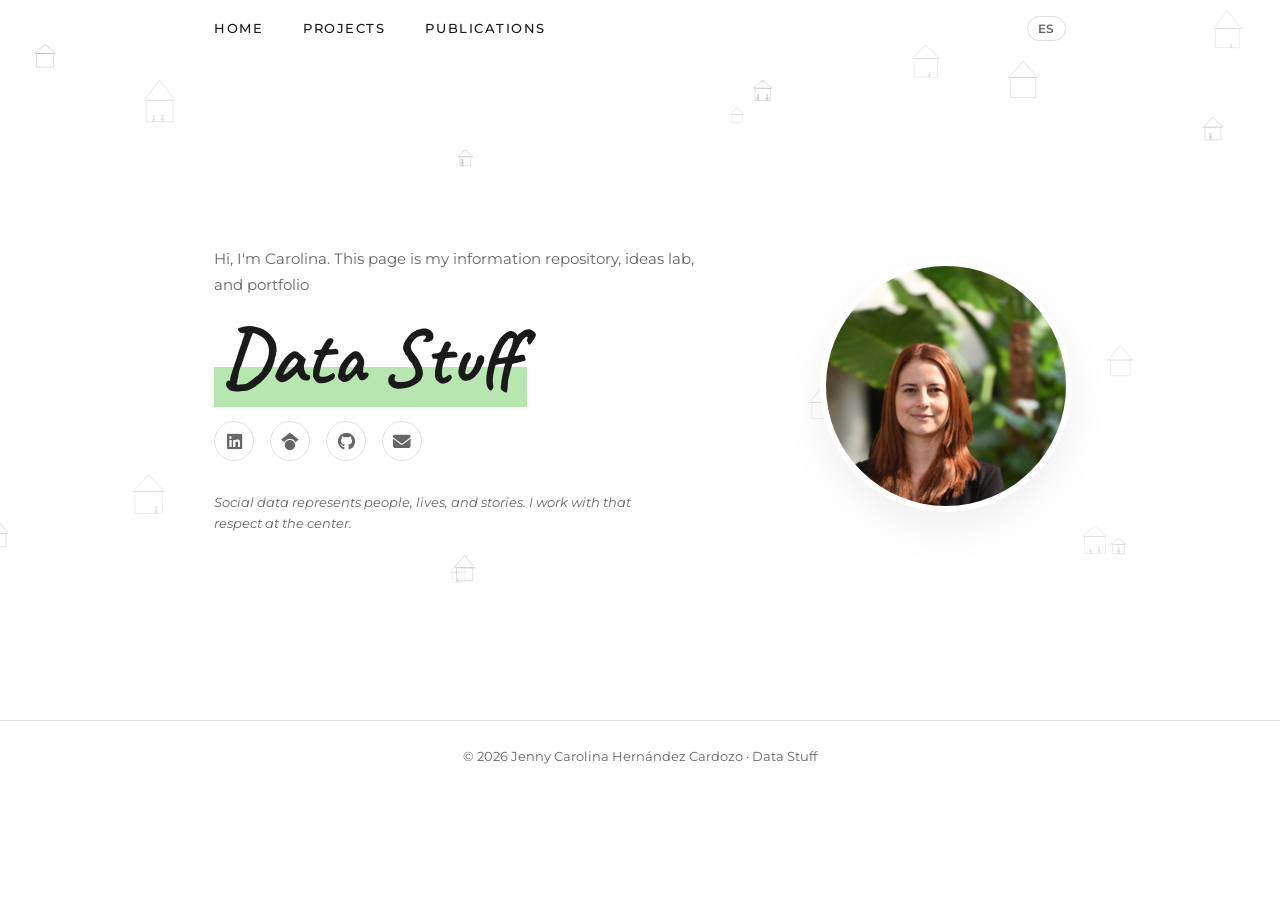
<file: index.html>
<!DOCTYPE html>
<html lang="en">
<head>
    <meta charset="UTF-8">
    <meta name="viewport" content="width=device-width, initial-scale=1.0">
    <title data-i18n-attr="page-title">Jenny Carolina Hernández Cardozo | Economista y demógrafa · Análisis de datos sociales en Colombia</title>
    <meta name="description" content="Jenny Carolina Hernández Cardozo — economista y demógrafa especializada en análisis de datos sociales, evaluación de políticas públicas y visualización de datos en Colombia." data-i18n-meta="meta-description">
    <meta name="keywords" content="Jenny Carolina Hernández Cardozo, Carolina Hernández economista, análisis de datos Colombia, datos sociales, evaluación de políticas públicas, demografía Colombia, visualización de datos">
    <link rel="canonical" href="https://carolinahernandez2019.github.io/">
    <meta property="og:title" content="Jenny Carolina Hernández Cardozo | Economista y demógrafa">
    <meta property="og:description" content="Economista y demógrafa especializada en análisis de datos sociales, evaluación de políticas públicas y visualización de datos en Colombia.">
    <meta property="og:url" content="https://carolinahernandez2019.github.io/">
    <meta property="og:type" content="website">
    <meta property="og:locale" content="es_CO">
    <link rel="stylesheet" href="style.css?v=23">
    <link rel="stylesheet" href="https://cdnjs.cloudflare.com/ajax/libs/font-awesome/6.5.1/css/all.min.css">
    <link rel="preconnect" href="https://fonts.googleapis.com">
    <link rel="preconnect" href="https://fonts.gstatic.com" crossorigin>
    <link href="https://fonts.googleapis.com/css2?family=Caveat:wght@700&family=Montserrat:ital,wght@0,300;0,400;0,500;0,600;0,700&display=swap" rel="stylesheet">
</head>
<body>

    <nav class="navbar" id="navbar">
        <div class="nav-container">
            <ul class="nav-links" id="navLinks">
                <li><a href="index.html" data-i18n="nav-inicio">Home</a></li>
                <li><a href="about.html" data-i18n="nav-proyectos">Projects</a></li>
                <li><a href="publications.html" data-i18n="nav-publicaciones">Publications</a></li>
            </ul>
            <button class="lang-toggle" id="langToggle" aria-label="Switch language">
                ES
            </button>
        </div>
    </nav>

    <!-- ========== HERO / BUSINESS CARD ========== -->
    <section class="hero" id="inicio">
        <canvas id="hero-particles"></canvas>
        <div class="hero-container">
            <div class="hero-content">
                <p class="hero-eyebrow"><span data-i18n="hero-hi">Hi, I'm</span> Carolina. <span data-i18n="hero-subtitle-rest">This page is my information repository, ideas lab, and portfolio</span></p>
                <h1 class="hero-name"><span class="highlight" data-i18n="hero-tagline">Data Stuff</span></h1>
                <div class="hero-links">
                    <a href="https://www.linkedin.com/in/carolinahernandezcardozobogota/" target="_blank" rel="noopener" aria-label="LinkedIn">
                        <i class="fab fa-linkedin"></i>
                    </a>
                    <a href="https://scholar.google.com/citations?user=z-auRmUAAAAJ&hl=es" target="_blank" rel="noopener" aria-label="Google Scholar">
                        <i class="fab fa-google-scholar"></i>
                    </a>
                    <a href="https://github.com/CarolinaHernandez2019" target="_blank" rel="noopener" aria-label="GitHub">
                        <i class="fab fa-github"></i>
                    </a>
                    <a href="mailto:carolina.hernandez.car@gmail.com" aria-label="Email">
                        <i class="fas fa-envelope"></i>
                    </a>
                </div>
                <p class="hero-lema" data-i18n="hero-lema">Social data is not just numbers, it's people, lives, and stories. I work with that respect and responsibility at the center.</p>
            </div>
            <div class="hero-photo-wrap">
                <img src="profile.jpg" alt="Carolina Hernández" class="hero-photo">
            </div>
        </div>
    </section>

    <footer class="footer">
        <div class="section-container">
            <p data-i18n="footer-text">&copy; 2026 Jenny Carolina Hernández Cardozo &middot; Data Stuff</p>
        </div>
    </footer>

    <script src="traducciones-idioma.js?v=9"></script>
    <script src="particles.js?v=6"></script>
    <script src="script.js?v=8"></script>
</body>
</html>
</file>
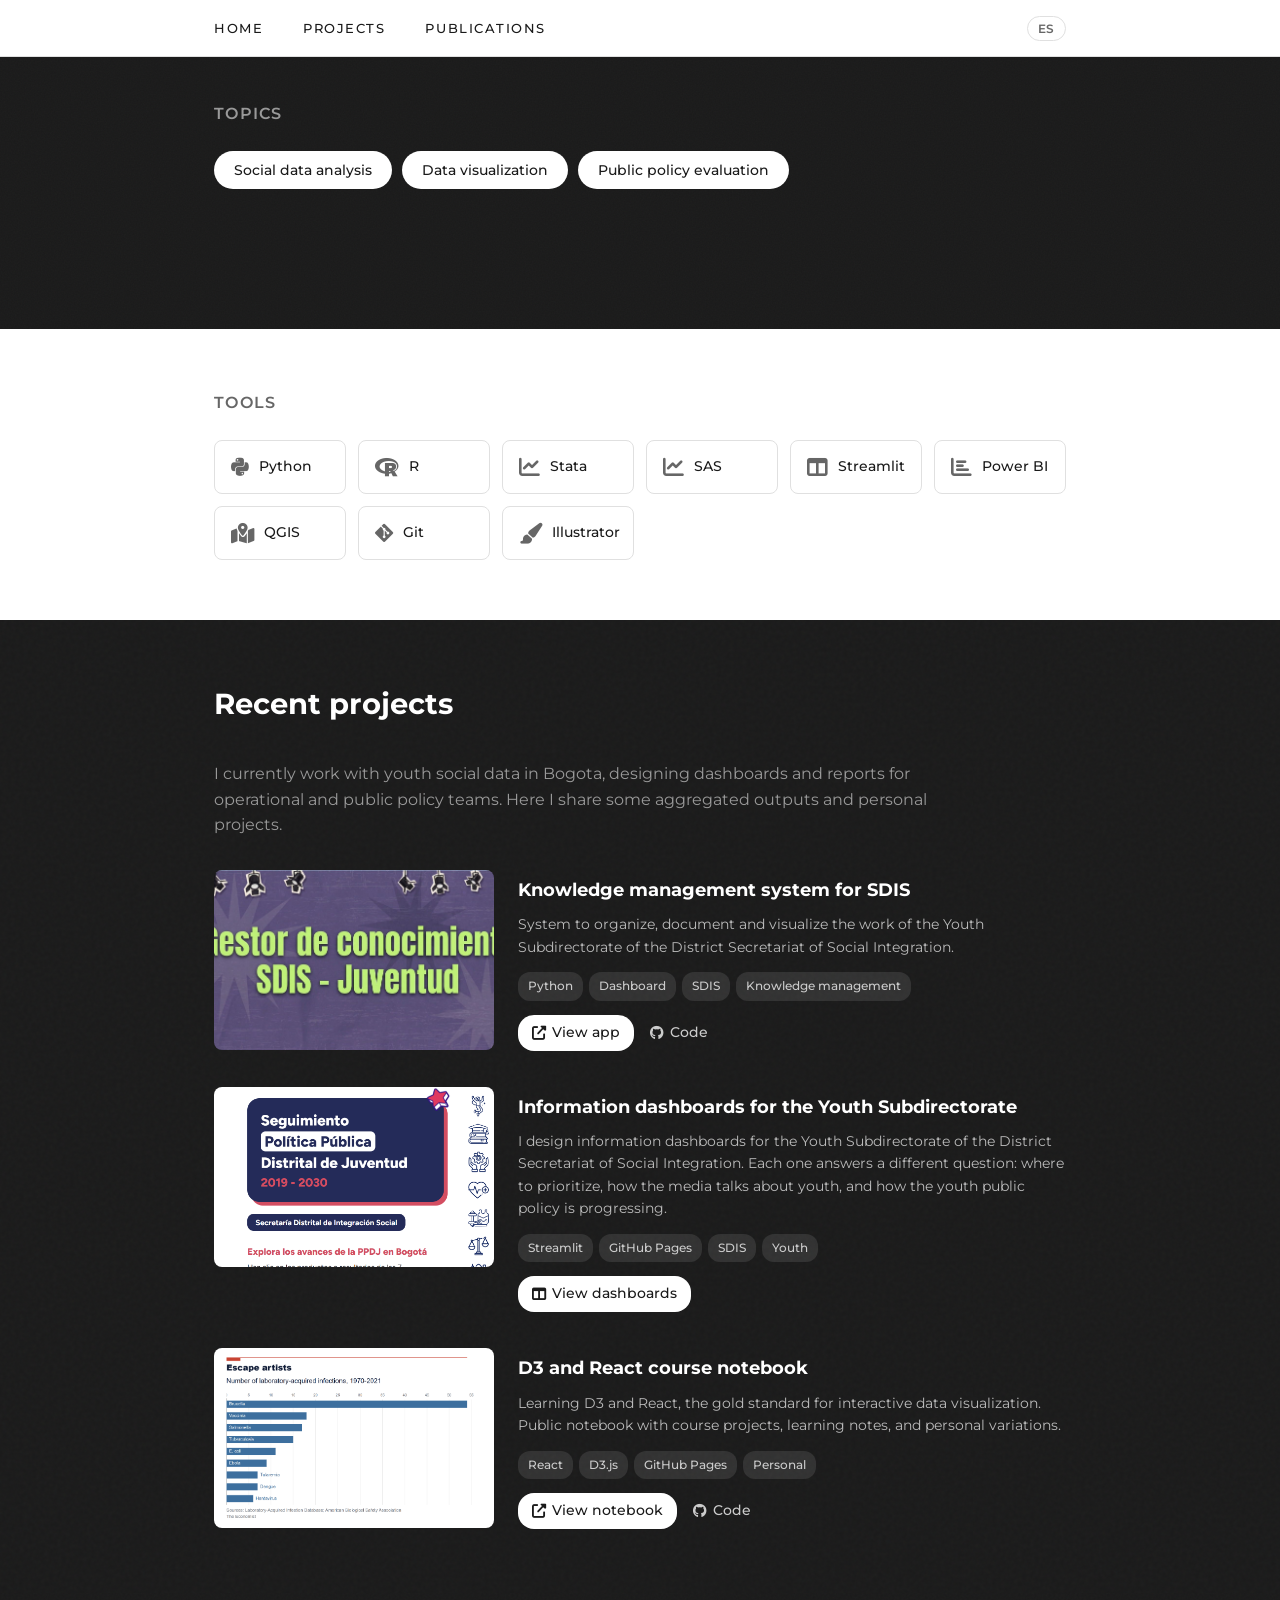
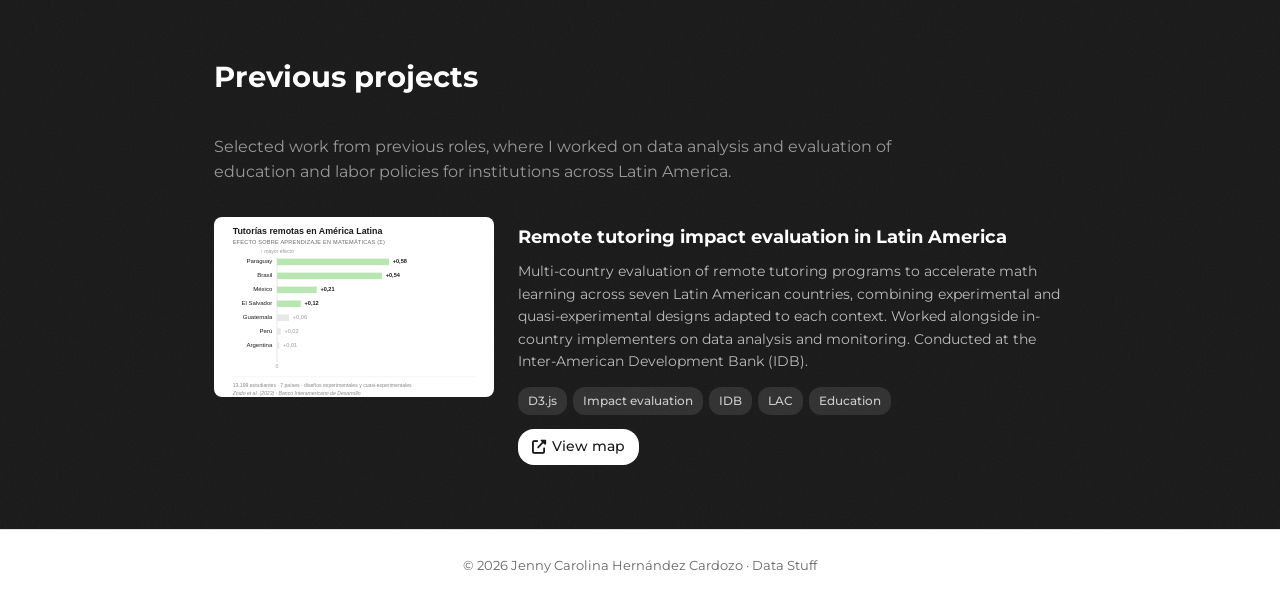
<file: about.html>
<!DOCTYPE html>
<html lang="en">
<head>
    <meta charset="UTF-8">
    <meta name="viewport" content="width=device-width, initial-scale=1.0">
    <title data-i18n-attr="page-title-about">About | Carolina Hernández Cardozo</title>
    <meta name="description" content="Topics, tools and recent projects by Jenny Carolina Hernández Cardozo." data-i18n-meta="meta-description">
    <meta name="keywords" content="Jenny Carolina Hernández Cardozo, Carolina Hernández economista, análisis de datos Colombia, datos sociales, evaluación de políticas públicas, demografía Colombia, visualización de datos">
    <link rel="canonical" href="https://carolinahernandez2019.github.io/about.html">
    <meta property="og:title" content="Jenny Carolina Hernández Cardozo | Economista y demógrafa">
    <meta property="og:description" content="Economista y demógrafa especializada en análisis de datos sociales, evaluación de políticas públicas y visualización de datos en Colombia.">
    <meta property="og:url" content="https://carolinahernandez2019.github.io/">
    <meta property="og:type" content="website">
    <meta property="og:locale" content="es_CO">
    <link rel="stylesheet" href="style.css?v=23">
    <link rel="stylesheet" href="https://cdnjs.cloudflare.com/ajax/libs/font-awesome/6.5.1/css/all.min.css">
    <link rel="preconnect" href="https://fonts.googleapis.com">
    <link rel="preconnect" href="https://fonts.gstatic.com" crossorigin>
    <link href="https://fonts.googleapis.com/css2?family=Caveat:wght@700&family=Montserrat:ital,wght@0,300;0,400;0,500;0,600;0,700&display=swap" rel="stylesheet">
</head>
<body>

    <nav class="navbar navbar-solid" id="navbar">
        <div class="nav-container">
            <ul class="nav-links" id="navLinks">
                <li><a href="index.html" data-i18n="nav-inicio">Home</a></li>
                <li><a href="about.html" data-i18n="nav-proyectos">Projects</a></li>
                <li><a href="publications.html" data-i18n="nav-publicaciones">Publications</a></li>
            </ul>
            <button class="lang-toggle" id="langToggle" aria-label="Switch language">
                ES
            </button>
        </div>
    </nav>

    <!-- ========== TEMAS ========== -->
    <section class="about-me page-section-first dark-texture" id="about">
        <div class="section-container">
            <h2 class="subsection-title" data-i18n="section-temas">Topics</h2>
            <div class="skill-tags">
                <button class="skill-tag" data-skill="policy" style="--tag-color: #eeeeee;" data-i18n="skill-policy">
                    Social data analysis
                </button>
                <button class="skill-tag" data-skill="data-viz" style="--tag-color: #eeeeee;" data-i18n="skill-dataviz">
                    Data visualization
                </button>
                <button class="skill-tag" data-skill="monitoring" style="--tag-color: #eeeeee;" data-i18n="skill-monitoring">
                    Public policy evaluation
                </button>
            </div>
            <div class="skill-descriptions">
                <div class="skill-desc" id="desc-policy">
                    <p data-i18n="desc-policy">Research experience in labor markets, youth, education, and migration.
                    Working with household surveys from Colombia and Latin America.</p>
                </div>
                <div class="skill-desc" id="desc-data-viz">
                    <p data-i18n="desc-dataviz">For technical and non-technical audiences. Publication-ready visualizations
                    in ggplot2 and Plotly. Currently studying D3.js to create interactive web visualizations.</p>
                </div>
                <div class="skill-desc" id="desc-monitoring">
                    <p data-i18n="desc-monitoring">Experience in youth and education policy evaluation.</p>
                </div>
            </div>
        </div>
    </section>

    <!-- ========== HERRAMIENTAS ========== -->
    <section class="tools-section fade-in" id="tools">
        <div class="section-container">
            <h2 class="subsection-title" data-i18n="subsection-herramientas">Tools</h2>
            <div class="tools-grid">
                <div class="tool-item"><i class="fab fa-python"></i><span>Python</span></div>
                <div class="tool-item"><i class="fab fa-r-project"></i><span>R</span></div>
                <div class="tool-item"><i class="fas fa-chart-line"></i><span>Stata</span></div>
                <div class="tool-item"><i class="fas fa-chart-line"></i><span>SAS</span></div>
                <div class="tool-item"><i class="fas fa-table-columns"></i><span>Streamlit</span></div>
                <div class="tool-item"><i class="fas fa-chart-bar"></i><span>Power BI</span></div>
                <div class="tool-item"><i class="fas fa-map-location-dot"></i><span>QGIS</span></div>
                <div class="tool-item"><i class="fab fa-git-alt"></i><span>Git</span></div>
                <div class="tool-item"><i class="fas fa-paintbrush"></i><span>Illustrator</span></div>
            </div>
        </div>
    </section>

    <!-- ========== PROYECTOS (projects) ========== -->
    <section class="projects fade-in dark-texture" id="projects">
        <div class="section-container">
            <h2 class="section-title" data-i18n="section-proyectos">Recent projects</h2>
            <p class="projects-intro" data-i18n="hero-intro-projects">
                I currently work with youth social data in Bogota, designing dashboards and reports for operational and public policy teams. Here I share some aggregated outputs and personal projects.
            </p>
            <div class="projects-grid">

                <article class="project-card">
                    <div class="project-image project-image-link">
                        <a href="https://sdis-juventud.github.io/gestor-conocimiento" target="_blank" rel="noopener">
                            <img src="gestor-conocimiento-preview.jpeg" alt="Knowledge management system for SDIS preview">
                        </a>
                    </div>
                    <div class="project-content">
                        <h3 data-i18n="project-gestor-title">Knowledge management system for SDIS</h3>
                        <p data-i18n="project-gestor-desc">System to organize, document and visualize the work of the Youth Subdirectorate of the District Secretariat of Social Integration.</p>
                        <div class="project-tags">
                            <span>Python</span><span>Dashboard</span><span>SDIS</span><span data-i18n="tag-knowledge">Knowledge management</span>
                        </div>
                        <div class="project-links-row">
                            <a href="https://sdis-juventud.github.io/gestor-conocimiento"
                               target="_blank" rel="noopener" class="project-link primary">
                                <i class="fas fa-external-link-alt"></i> <span data-i18n="project-gestor-link-app">View app</span>
                            </a><a href="https://github.com/sdis-juventud/gestor-conocimiento"
                               target="_blank" rel="noopener" class="project-link">
                                <i class="fab fa-github"></i> <span data-i18n="project-gestor-link-code">Code</span>
                            </a>
                        </div>
                    </div>
                </article>

                <article class="project-card">
                    <div class="project-image project-image-link">
                        <a href="tableros-juventud.html">
                            <img src="imagenes-tableros/tablero-ppdj.png" alt="Information dashboards for the Youth Subdirectorate preview">
                        </a>
                    </div>
                    <div class="project-content">
                        <h3 data-i18n="tableros-sdis-title">Information dashboards for the Youth Subdirectorate</h3>
                        <p data-i18n="tableros-sdis-intro">I design information dashboards for the Youth Subdirectorate of the District Secretariat of Social Integration. Each one answers a different question: where to prioritize, how the media talks about youth, and how the youth public policy is progressing.</p>
                        <div class="project-tags">
                            <span>Streamlit</span><span>GitHub Pages</span><span>SDIS</span><span data-i18n="tag-youth">Youth</span>
                        </div>
                        <div class="project-links-row">
                            <a href="tableros-juventud.html" class="project-link primary">
                                <i class="fas fa-table-columns"></i> <span data-i18n="tableros-sdis-link">View dashboards</span>
                            </a>
                        </div>
                    </div>
                </article>

                <article class="project-card">
                    <div class="project-image project-image-link">
                        <a href="https://carolinahernandez2019.github.io/curso-d3/#home" target="_blank" rel="noopener">
                            <img src="d3_preview.png" alt="D3 and React course notebook preview">
                        </a>
                    </div>
                    <div class="project-content">
                        <h3 data-i18n="project-d3-course-title">D3 and React course notebook</h3>
                        <p data-i18n="project-d3-course-desc">Learning D3 and React, the gold standard for interactive data visualization. Public notebook with course projects, learning notes, and personal variations.</p>
                        <div class="project-tags">
                            <span>React</span><span>D3.js</span><span>GitHub Pages</span><span data-i18n="tag-personal">Personal</span>
                        </div>
                        <div class="project-links-row">
                            <a href="https://carolinahernandez2019.github.io/curso-d3/#home"
                               target="_blank" rel="noopener" class="project-link primary">
                                <i class="fas fa-external-link-alt"></i> <span data-i18n="project-d3-course-link-app">View notebook</span>
                            </a><a href="https://github.com/CarolinaHernandez2019/curso-d3"
                               target="_blank" rel="noopener" class="project-link">
                                <i class="fab fa-github"></i> <span data-i18n="project-d3-course-link-code">Code</span>
                            </a>
                        </div>
                    </div>
                </article>

            </div>
        </div>
    </section>

    <!-- ========== PROYECTOS (previous-projects) ========== -->
    <section class="projects fade-in dark-texture" id="previous-projects">
        <div class="section-container">
            <h2 class="section-title" data-i18n="section-proyectos-anteriores">Previous projects</h2>
            <p class="projects-intro" data-i18n="hero-intro-previous-projects">
                Selected work from previous roles, where I worked on data analysis and evaluation of education and labor policies for institutions across Latin America.
            </p>
            <div class="projects-grid">

                <article class="project-card">
                    <div class="project-image project-image-link">
                        <a href="tutorias-bid/index.html" target="_blank" rel="noopener">
                            <img src="tutorias-bid-preview.svg" alt="Remote tutoring impact evaluation in Latin America preview">
                        </a>
                    </div>
                    <div class="project-content">
                        <h3 data-i18n="project-tutorias-title">Remote tutoring impact evaluation in Latin America</h3>
                        <p data-i18n="project-tutorias-desc">Multi-country evaluation of remote tutoring programs to accelerate math learning across seven Latin American countries, combining experimental and quasi-experimental designs adapted to each context. Worked alongside in-country implementers on data analysis and monitoring. Conducted at the Inter-American Development Bank (IDB).</p>
                        <div class="project-tags">
                            <span>D3.js</span><span>Impact evaluation</span><span>IDB</span><span>LAC</span><span data-i18n="tag-education">Education</span>
                        </div>
                        <div class="project-links-row">
                            <a href="tutorias-bid/index.html"
                               target="_blank" rel="noopener" class="project-link primary">
                                <i class="fas fa-external-link-alt"></i> <span data-i18n="project-tutorias-link-app">View map</span>
                            </a>
                        </div>
                    </div>
                </article>

            </div>
        </div>
    </section>

    <footer class="footer">
        <div class="section-container">
            <p data-i18n="footer-text">&copy; 2026 Jenny Carolina Hernández Cardozo &middot; Data Stuff</p>
        </div>
    </footer>

    <script src="traducciones-idioma.js?v=9"></script>
    <script src="script.js?v=8"></script>
</body>
</html>
</file>
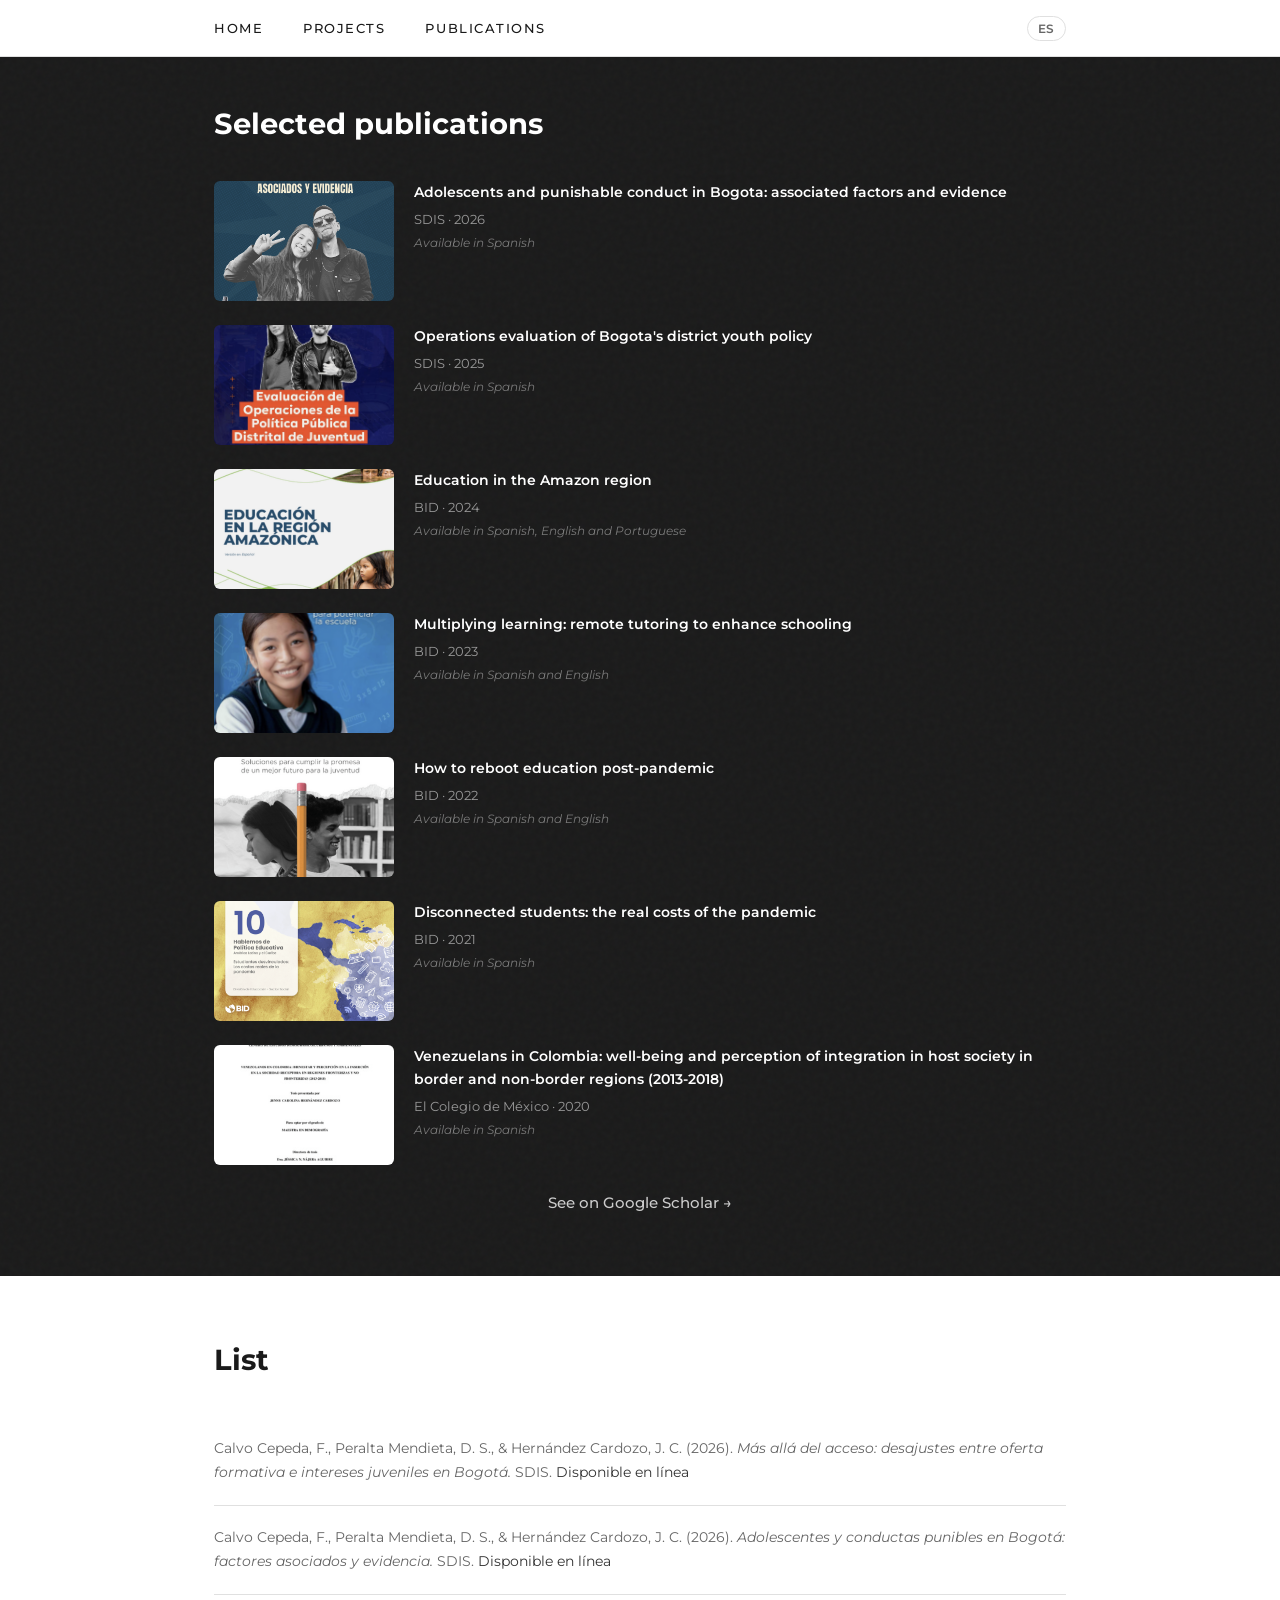
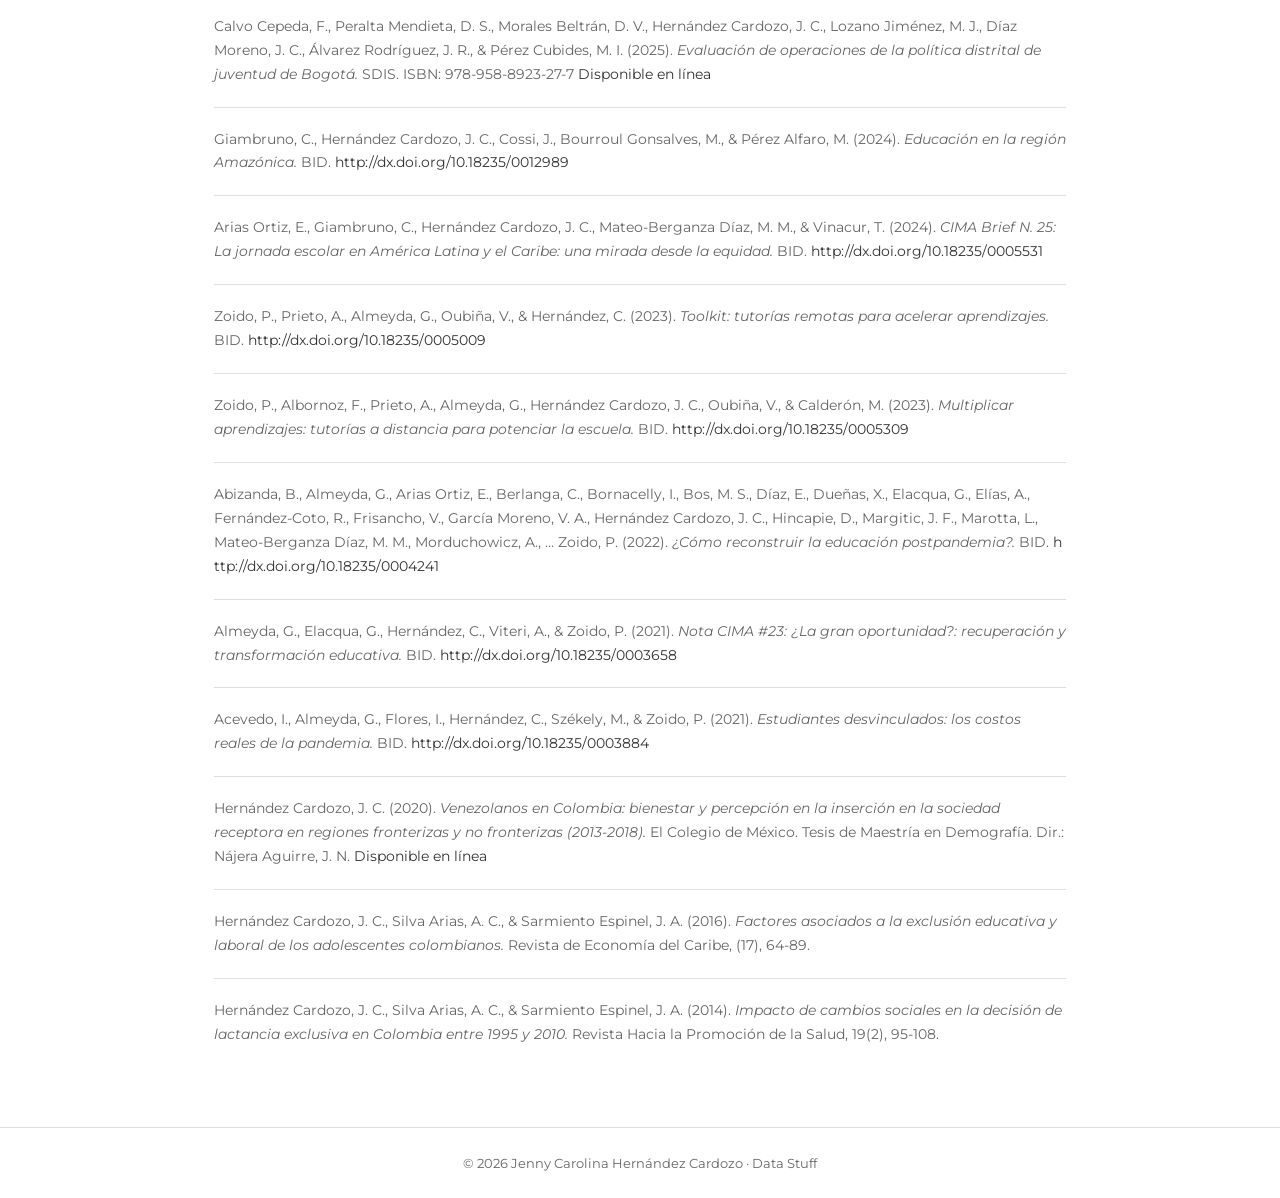
<file: publications.html>
<!DOCTYPE html>
<html lang="en">
<head>
    <meta charset="UTF-8">
    <meta name="viewport" content="width=device-width, initial-scale=1.0">
    <title data-i18n-attr="page-title-pub">Publications | Carolina Hernández Cardozo</title>
    <meta name="description" content="Selected publications by Jenny Carolina Hernández Cardozo on social data analysis, education, and public policy." data-i18n-meta="meta-description">
    <meta name="keywords" content="Jenny Carolina Hernández Cardozo, Carolina Hernández economista, análisis de datos Colombia, datos sociales, evaluación de políticas públicas, demografía Colombia, visualización de datos">
    <link rel="canonical" href="https://carolinahernandez2019.github.io/publications.html">
    <meta property="og:title" content="Jenny Carolina Hernández Cardozo | Economista y demógrafa">
    <meta property="og:description" content="Economista y demógrafa especializada en análisis de datos sociales, evaluación de políticas públicas y visualización de datos en Colombia.">
    <meta property="og:url" content="https://carolinahernandez2019.github.io/">
    <meta property="og:type" content="website">
    <meta property="og:locale" content="es_CO">
    <link rel="stylesheet" href="style.css?v=23">
    <link rel="stylesheet" href="https://cdnjs.cloudflare.com/ajax/libs/font-awesome/6.5.1/css/all.min.css">
    <link rel="preconnect" href="https://fonts.googleapis.com">
    <link rel="preconnect" href="https://fonts.gstatic.com" crossorigin>
    <link href="https://fonts.googleapis.com/css2?family=Caveat:wght@700&family=Montserrat:ital,wght@0,300;0,400;0,500;0,600;0,700&display=swap" rel="stylesheet">
</head>
<body>

    <nav class="navbar navbar-solid" id="navbar">
        <div class="nav-container">
            <ul class="nav-links" id="navLinks">
                <li><a href="index.html" data-i18n="nav-inicio">Home</a></li>
                <li><a href="about.html" data-i18n="nav-proyectos">Projects</a></li>
                <li><a href="publications.html" data-i18n="nav-publicaciones">Publications</a></li>
            </ul>
            <button class="lang-toggle" id="langToggle" aria-label="Switch language">
                ES
            </button>
        </div>
    </nav>

    <!-- ========== PUBLICACIONES SELECCIONADAS ========== -->
    <section class="publications page-section-first fade-in dark-texture" id="publications">
        <div class="section-container">
            <h2 class="section-title" data-i18n="section-publicaciones">Selected publications</h2>
            <div class="publications-grid">

                <a href="https://www.integracionsocial.gov.co/images/_docs/2026/Documentos/26022026-SDIS-Juventud-Adolescentes-y-conductas-punibles-en-Bogota.pdf" target="_blank" rel="noopener" class="publication-card">
                    <div class="publication-image">
                        <img src="Publicaciones/Adolescentes y conductas punibles en Bogotá factores asociados y evidencia.png" alt="Adolescents and punishable conduct in Bogota: associated factors and evidence">
                    </div>
                    <div class="publication-info">
                        <h3 data-i18n="pub-adolescentes-title">Adolescents and punishable conduct in Bogota: associated factors and evidence</h3>
                        <p class="publication-meta">SDIS &middot; 2026</p>
                        <p class="publication-lang" data-i18n="pub-adolescentes-lang">Available in Spanish</p>
                    </div>
                </a>

                <a href="https://felipe-calvo.github.io/static/sdis/PPDJ-Conpes-08-Evaluacion-Operaciones-2025-Informe-Completo.pdf" target="_blank" rel="noopener" class="publication-card">
                    <div class="publication-image">
                        <img src="Publicaciones/Evaluación de Operaciones Política Distrital de Juventud Bogotá.png" alt="Operations evaluation of Bogota's district youth policy">
                    </div>
                    <div class="publication-info">
                        <h3 data-i18n="pub-evaluacion-title">Operations evaluation of Bogota's district youth policy</h3>
                        <p class="publication-meta">SDIS &middot; 2025</p>
                        <p class="publication-lang" data-i18n="pub-evaluacion-lang">Available in Spanish</p>
                    </div>
                </a>

                <a href="http://dx.doi.org/10.18235/0012989" target="_blank" rel="noopener" class="publication-card">
                    <div class="publication-image">
                        <img src="Publicaciones/Educación en la región Amazónica.png" alt="Education in the Amazon region">
                    </div>
                    <div class="publication-info">
                        <h3 data-i18n="pub-amazonica-title">Education in the Amazon region</h3>
                        <p class="publication-meta">BID &middot; 2024</p>
                        <p class="publication-lang" data-i18n="pub-amazonica-lang">Available in Spanish, English and Portuguese</p>
                    </div>
                </a>

                <a href="http://dx.doi.org/10.18235/0005309" target="_blank" rel="noopener" class="publication-card">
                    <div class="publication-image">
                        <img src="Publicaciones/Multiplicar aprendizajes tutorías a distancia para potenciar la escuela.png" alt="Multiplying learning: remote tutoring to enhance schooling">
                    </div>
                    <div class="publication-info">
                        <h3 data-i18n="pub-multiplicar-title">Multiplying learning: remote tutoring to enhance schooling</h3>
                        <p class="publication-meta">BID &middot; 2023</p>
                        <p class="publication-lang" data-i18n="pub-multiplicar-lang">Available in Spanish and English</p>
                    </div>
                </a>

                <a href="http://dx.doi.org/10.18235/0004241" target="_blank" rel="noopener" class="publication-card">
                    <div class="publication-image">
                        <img src="Publicaciones/¿Cómo reconstruir la educación postpandemia.png" alt="How to reboot education post-pandemic">
                    </div>
                    <div class="publication-info">
                        <h3 data-i18n="pub-reconstruir-title">How to reboot education post-pandemic</h3>
                        <p class="publication-meta">BID &middot; 2022</p>
                        <p class="publication-lang" data-i18n="pub-reconstruir-lang">Available in Spanish and English</p>
                    </div>
                </a>

                <a href="https://publications.iadb.org/es/hablemos-de-politica-educativa-10-estudiantes-desvinculados-los-costos-reales-de-la-pandemia" target="_blank" rel="noopener" class="publication-card">
                    <div class="publication-image">
                        <img src="Publicaciones/Estudiantes desvinculados, Los costos reales de la pandemia.png" alt="Disconnected students: the real costs of the pandemic">
                    </div>
                    <div class="publication-info">
                        <h3 data-i18n="pub-desvinculados-title">Disconnected students: the real costs of the pandemic</h3>
                        <p class="publication-meta">BID &middot; 2021</p>
                        <p class="publication-lang" data-i18n="pub-desvinculados-lang">Available in Spanish</p>
                    </div>
                </a>

                <a href="https://repositorio.colmex.mx/concern/theses/xg94hq75c?f%5Bcenter_sim%5D%5B%5D=Centro+de+Estudios+Demogr%C3%A1ficos%2C+Urbanos+y+Ambientales&locale=es&per_page=100" target="_blank" rel="noopener" class="publication-card">
                    <div class="publication-image">
                        <img src="Publicaciones/Tesis de maestria.png" alt="Venezuelans in Colombia: well-being and perception of integration in host society in border and non-border regions (2013-2018)">
                    </div>
                    <div class="publication-info">
                        <h3 data-i18n="pub-tesis-title">Venezuelans in Colombia: well-being and perception of integration in host society in border and non-border regions (2013-2018)</h3>
                        <p class="publication-meta">El Colegio de México &middot; 2020</p>
                        <p class="publication-lang" data-i18n="pub-tesis-lang">Available in Spanish</p>
                    </div>
                </a>

            </div>
            <p class="publications-more">
                <a href="https://scholar.google.com/citations?user=z-auRmUAAAAJ&hl=es" target="_blank" rel="noopener">
                    <span data-i18n="pub-scholar-link">See on Google Scholar</span> &rarr;
                </a>
            </p>
        </div>
    </section>

    <!-- ========== LISTA COMPLETA DE PUBLICACIONES ========== -->
    <section class="pub-list">
        <div class="section-container">
            <h2 class="section-title" data-i18n="pub-list-title">List</h2>
            <ul class="apa-list">
                <li>Calvo Cepeda, F., Peralta Mendieta, D. S., & Hernández Cardozo, J. C. (2026). <em>Más allá del acceso: desajustes entre oferta formativa e intereses juveniles en Bogotá.</em> SDIS. <a href="https://www.integracionsocial.gov.co/images/_docs/2025/Documentos/17122026-Documento-SDIS-Caracterizacion-Intereses-Formacion-Juventud-Bogota-2025.pdf" target="_blank" rel="noopener">Disponible en línea</a></li>
                <li>Calvo Cepeda, F., Peralta Mendieta, D. S., & Hernández Cardozo, J. C. (2026). <em>Adolescentes y conductas punibles en Bogotá: factores asociados y evidencia.</em> SDIS. <a href="https://www.integracionsocial.gov.co/images/_docs/2026/Documentos/26022026-SDIS-Juventud-Adolescentes-y-conductas-punibles-en-Bogota.pdf" target="_blank" rel="noopener">Disponible en línea</a></li>
                <li>Calvo Cepeda, F., Peralta Mendieta, D. S., Morales Beltrán, D. V., Hernández Cardozo, J. C., Lozano Jiménez, M. J., Díaz Moreno, J. C., Álvarez Rodríguez, J. R., & Pérez Cubides, M. I. (2025). <em>Evaluación de operaciones de la política distrital de juventud de Bogotá.</em> SDIS. ISBN: 978-958-8923-27-7 <a href="https://felipe-calvo.github.io/static/sdis/PPDJ-Conpes-08-Evaluacion-Operaciones-2025-Informe-Completo.pdf" target="_blank" rel="noopener">Disponible en línea</a></li>
                <li>Giambruno, C., Hernández Cardozo, J. C., Cossi, J., Bourroul Gonsalves, M., & Pérez Alfaro, M. (2024). <em>Educación en la región Amazónica.</em> BID. <a href="http://dx.doi.org/10.18235/0012989" target="_blank" rel="noopener">http://dx.doi.org/10.18235/0012989</a></li>
                <li>Arias Ortiz, E., Giambruno, C., Hernández Cardozo, J. C., Mateo-Berganza Díaz, M. M., & Vinacur, T. (2024). <em>CIMA Brief N. 25: La jornada escolar en América Latina y el Caribe: una mirada desde la equidad.</em> BID. <a href="http://dx.doi.org/10.18235/0005531" target="_blank" rel="noopener">http://dx.doi.org/10.18235/0005531</a></li>
                <li>Zoido, P., Prieto, A., Almeyda, G., Oubiña, V., & Hernández, C. (2023). <em>Toolkit: tutorías remotas para acelerar aprendizajes.</em> BID. <a href="http://dx.doi.org/10.18235/0005009" target="_blank" rel="noopener">http://dx.doi.org/10.18235/0005009</a></li>
                <li>Zoido, P., Albornoz, F., Prieto, A., Almeyda, G., Hernández Cardozo, J. C., Oubiña, V., & Calderón, M. (2023). <em>Multiplicar aprendizajes: tutorías a distancia para potenciar la escuela.</em> BID. <a href="http://dx.doi.org/10.18235/0005309" target="_blank" rel="noopener">http://dx.doi.org/10.18235/0005309</a></li>
                <li>Abizanda, B., Almeyda, G., Arias Ortiz, E., Berlanga, C., Bornacelly, I., Bos, M. S., Díaz, E., Dueñas, X., Elacqua, G., Elías, A., Fernández-Coto, R., Frisancho, V., García Moreno, V. A., Hernández Cardozo, J. C., Hincapie, D., Margitic, J. F., Marotta, L., Mateo-Berganza Díaz, M. M., Morduchowicz, A., ... Zoido, P. (2022). <em>¿Cómo reconstruir la educación postpandemia?.</em> BID. <a href="http://dx.doi.org/10.18235/0004241" target="_blank" rel="noopener">http://dx.doi.org/10.18235/0004241</a></li>
                <li>Almeyda, G., Elacqua, G., Hernández, C., Viteri, A., & Zoido, P. (2021). <em>Nota CIMA #23: ¿La gran oportunidad?: recuperación y transformación educativa.</em> BID. <a href="http://dx.doi.org/10.18235/0003658" target="_blank" rel="noopener">http://dx.doi.org/10.18235/0003658</a></li>
                <li>Acevedo, I., Almeyda, G., Flores, I., Hernández, C., Székely, M., & Zoido, P. (2021). <em>Estudiantes desvinculados: los costos reales de la pandemia.</em> BID. <a href="http://dx.doi.org/10.18235/0003884" target="_blank" rel="noopener">http://dx.doi.org/10.18235/0003884</a></li>
                <li>Hernández Cardozo, J. C. (2020). <em>Venezolanos en Colombia: bienestar y percepción en la inserción en la sociedad receptora en regiones fronterizas y no fronterizas (2013-2018).</em> El Colegio de México. Tesis de Maestría en Demografía. Dir.: Nájera Aguirre, J. N. <a href="https://repositorio.colmex.mx/concern/theses/xg94hq75c?f%5Bcenter_sim%5D%5B%5D=Centro+de+Estudios+Demogr%C3%A1ficos%2C+Urbanos+y+Ambientales&locale=es&per_page=100" target="_blank" rel="noopener">Disponible en línea</a></li>
                <li>Hernández Cardozo, J. C., Silva Arias, A. C., & Sarmiento Espinel, J. A. (2016). <em>Factores asociados a la exclusión educativa y laboral de los adolescentes colombianos.</em> Revista de Economía del Caribe, (17), 64-89.</li>
                <li>Hernández Cardozo, J. C., Silva Arias, A. C., & Sarmiento Espinel, J. A. (2014). <em>Impacto de cambios sociales en la decisión de lactancia exclusiva en Colombia entre 1995 y 2010.</em> Revista Hacia la Promoción de la Salud, 19(2), 95-108.</li>
            </ul>
        </div>
    </section>

    <footer class="footer">
        <div class="section-container">
            <p data-i18n="footer-text">&copy; 2026 Jenny Carolina Hernández Cardozo &middot; Data Stuff</p>
        </div>
    </footer>

    <script src="traducciones-idioma.js?v=9"></script>
    <script src="script.js?v=8"></script>
</body>
</html>
</file>
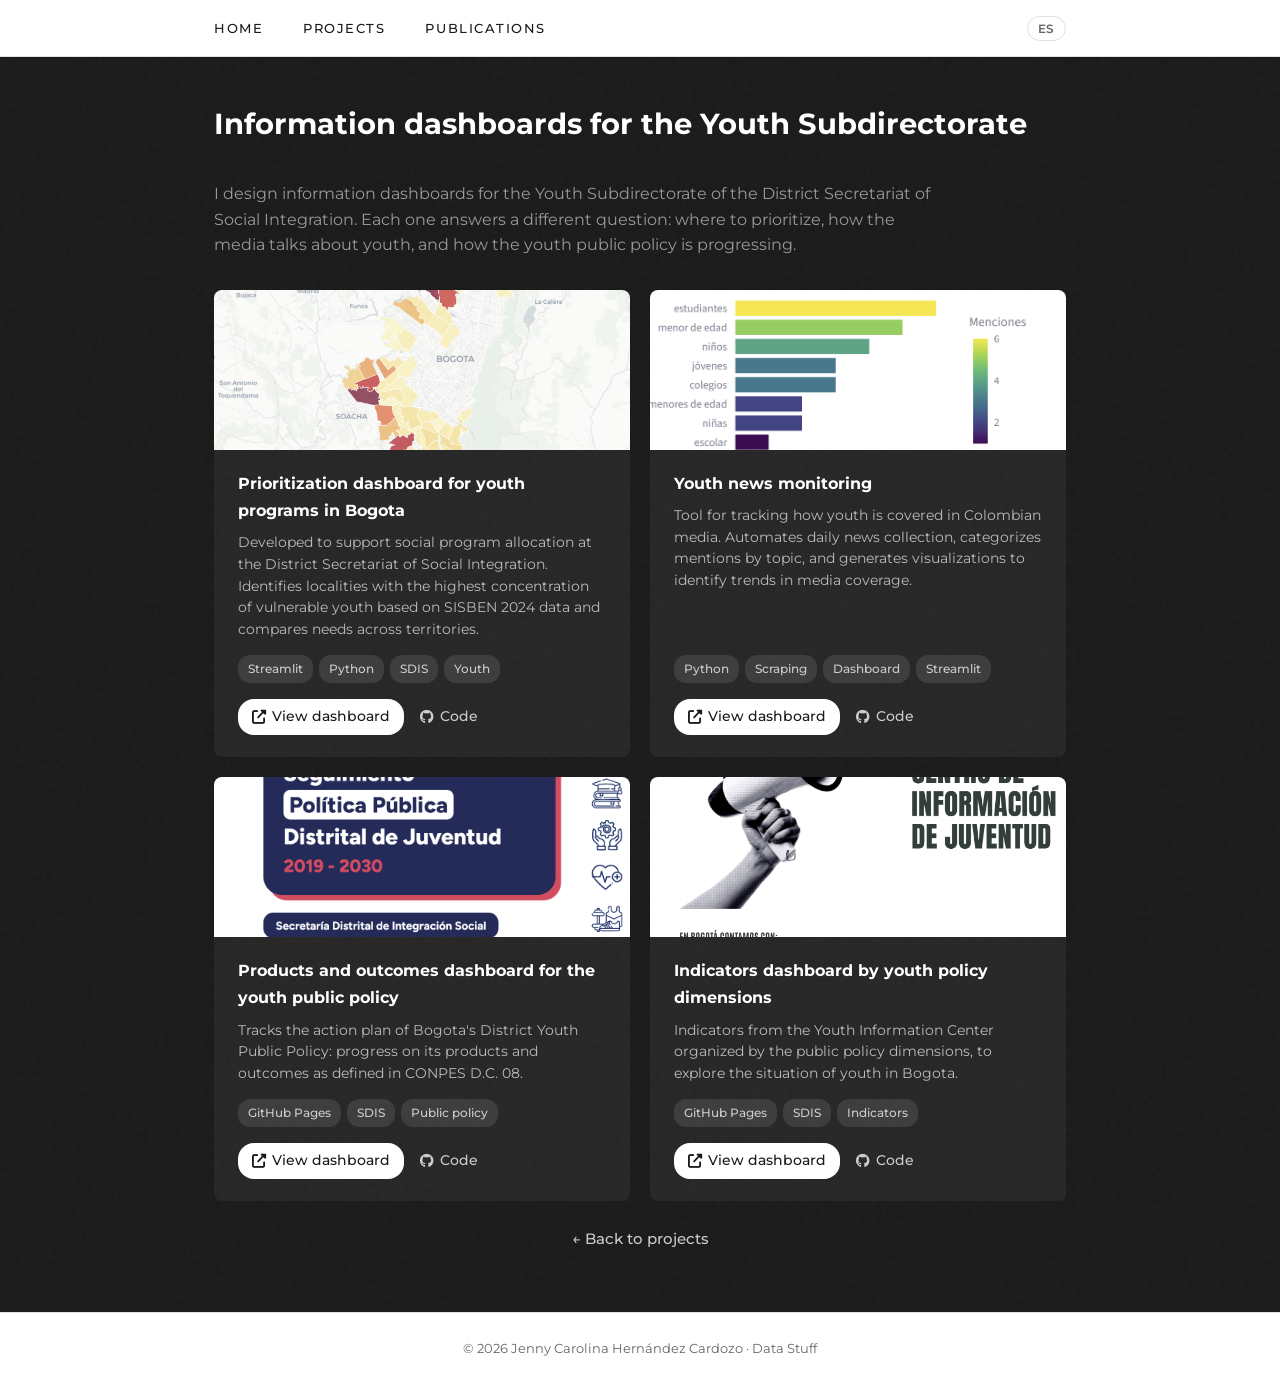
<file: tableros-juventud.html>
<!DOCTYPE html>
<html lang="en">
<head>
    <meta charset="UTF-8">
    <meta name="viewport" content="width=device-width, initial-scale=1.0">
    <title data-i18n-attr="page-title-tableros">Youth dashboards | Carolina Hernández Cardozo</title>
    <meta name="description" content="Information dashboards for the Youth Subdirectorate of the District Secretariat of Social Integration." data-i18n-meta="meta-description">
    <meta name="keywords" content="Jenny Carolina Hernández Cardozo, Carolina Hernández economista, análisis de datos Colombia, datos sociales, evaluación de políticas públicas, demografía Colombia, visualización de datos">
    <link rel="canonical" href="https://carolinahernandez2019.github.io/tableros-juventud.html">
    <meta property="og:title" content="Jenny Carolina Hernández Cardozo | Economista y demógrafa">
    <meta property="og:description" content="Economista y demógrafa especializada en análisis de datos sociales, evaluación de políticas públicas y visualización de datos en Colombia.">
    <meta property="og:url" content="https://carolinahernandez2019.github.io/">
    <meta property="og:type" content="website">
    <meta property="og:locale" content="es_CO">
    <link rel="stylesheet" href="style.css?v=23">
    <link rel="stylesheet" href="https://cdnjs.cloudflare.com/ajax/libs/font-awesome/6.5.1/css/all.min.css">
    <link rel="preconnect" href="https://fonts.googleapis.com">
    <link rel="preconnect" href="https://fonts.gstatic.com" crossorigin>
    <link href="https://fonts.googleapis.com/css2?family=Caveat:wght@700&family=Montserrat:ital,wght@0,300;0,400;0,500;0,600;0,700&display=swap" rel="stylesheet">
</head>
<body>

    <nav class="navbar navbar-solid" id="navbar">
        <div class="nav-container">
            <ul class="nav-links" id="navLinks">
                <li><a href="index.html" data-i18n="nav-inicio">Home</a></li>
                <li><a href="about.html" data-i18n="nav-proyectos">Projects</a></li>
                <li><a href="publications.html" data-i18n="nav-publicaciones">Publications</a></li>
            </ul>
            <button class="lang-toggle" id="langToggle" aria-label="Switch language">
                ES
            </button>
        </div>
    </nav>

    <!-- ========== TABLEROS DE JUVENTUD ========== -->
    <section class="projects page-section-first fade-in dark-texture" id="tableros-juventud">
        <div class="section-container">
            <h2 class="section-title" data-i18n="tableros-sdis-title">Information dashboards for the Youth Subdirectorate</h2>
            <p class="projects-intro" data-i18n="tableros-sdis-intro">I design information dashboards for the Youth Subdirectorate of the District Secretariat of Social Integration. Each one answers a different question: where to prioritize, how the media talks about youth, and how the youth public policy is progressing.</p>
            <div class="tableros-grid">

                        <article class="tablero-item">
                            <a class="tablero-thumb" href="https://tablero-jco-fmeyctbuhogjs5tgttm2iw.streamlit.app/" target="_blank" rel="noopener">
                                <img src="imagenes-tableros/tablero-jco-preview.png" alt="Prioritization dashboard for youth programs in Bogota preview">
                            </a>
                            <div class="tablero-item-content">
                                <h4 data-i18n="project1-title">Prioritization dashboard for youth programs in Bogota</h4>
                                <p data-i18n="project1-desc">Developed to support social program allocation at the District Secretariat of Social Integration. Identifies localities with the highest concentration of vulnerable youth based on SISBEN 2024 data and compares needs across territories.</p>
                                <div class="project-tags">
                                    <span>Streamlit</span><span>Python</span><span>SDIS</span><span data-i18n="tag-youth">Youth</span>
                                </div>
                            <div class="project-links-row">
                                <a href="https://tablero-jco-fmeyctbuhogjs5tgttm2iw.streamlit.app/"
                                       target="_blank" rel="noopener" class="project-link primary">
                                        <i class="fas fa-external-link-alt"></i> <span data-i18n="project1-link-app">View dashboard</span>
                                    </a><a href="https://github.com/CarolinaHernandez2019/tablero-jco"
                                       target="_blank" rel="noopener" class="project-link">
                                        <i class="fab fa-github"></i> <span data-i18n="project1-link-code">Code</span>
                                    </a>
                            </div>
                            </div>
                        </article>

                        <article class="tablero-item">
                            <a class="tablero-thumb" href="https://noticiasjuventudcolombia.streamlit.app/" target="_blank" rel="noopener">
                                <img src="imagenes-tableros/monitor-noticias-preview.png" alt="Youth news monitoring preview">
                            </a>
                            <div class="tablero-item-content">
                                <h4 data-i18n="project2-title">Youth news monitoring</h4>
                                <p data-i18n="project2-desc">Tool for tracking how youth is covered in Colombian media. Automates daily news collection, categorizes mentions by topic, and generates visualizations to identify trends in media coverage.</p>
                                <div class="project-tags">
                                    <span>Python</span><span>Scraping</span><span>Dashboard</span><span>Streamlit</span>
                                </div>
                            <div class="project-links-row">
                                <a href="https://noticiasjuventudcolombia.streamlit.app/"
                                       target="_blank" rel="noopener" class="project-link primary">
                                        <i class="fas fa-external-link-alt"></i> <span data-i18n="project2-link-app">View dashboard</span>
                                    </a><a href="https://github.com/CarolinaHernandez2019/-monitoreo-noticias-juventud"
                                       target="_blank" rel="noopener" class="project-link">
                                        <i class="fab fa-github"></i> <span data-i18n="project2-link-code">Code</span>
                                    </a>
                            </div>
                            </div>
                        </article>

                        <article class="tablero-item">
                            <a class="tablero-thumb" href="https://sdis-juventud.github.io/tablero-ppdj/" target="_blank" rel="noopener">
                                <img src="imagenes-tableros/tablero-ppdj.png" alt="Products and outcomes dashboard for the youth public policy preview">
                            </a>
                            <div class="tablero-item-content">
                                <h4 data-i18n="project-tablero-ppdj-title">Products and outcomes dashboard for the youth public policy</h4>
                                <p data-i18n="project-tablero-ppdj-desc">Tracks the action plan of Bogota's District Youth Public Policy: progress on its products and outcomes as defined in CONPES D.C. 08.</p>
                                <div class="project-tags">
                                    <span>GitHub Pages</span><span>SDIS</span><span data-i18n="tag-politica-publica">Public policy</span>
                                </div>
                            <div class="project-links-row">
                                <a href="https://sdis-juventud.github.io/tablero-ppdj/"
                                       target="_blank" rel="noopener" class="project-link primary">
                                        <i class="fas fa-external-link-alt"></i> <span data-i18n="project-tablero-ppdj-link-app">View dashboard</span>
                                    </a><a href="https://github.com/SDIS-Juventud/tablero-ppdj"
                                       target="_blank" rel="noopener" class="project-link">
                                        <i class="fab fa-github"></i> <span data-i18n="project-tablero-ppdj-link-code">Code</span>
                                    </a>
                            </div>
                            </div>
                        </article>

                        <article class="tablero-item">
                            <a class="tablero-thumb" href="https://sdis-juventud.github.io/tablero-cij/" target="_blank" rel="noopener">
                                <img src="imagenes-tableros/tablero-cij.png" alt="Indicators dashboard by youth policy dimensions preview">
                            </a>
                            <div class="tablero-item-content">
                                <h4 data-i18n="project-tablero-cij-title">Indicators dashboard by youth policy dimensions</h4>
                                <p data-i18n="project-tablero-cij-desc">Indicators from the Youth Information Center organized by the public policy dimensions, to explore the situation of youth in Bogota.</p>
                                <div class="project-tags">
                                    <span>GitHub Pages</span><span>SDIS</span><span data-i18n="tag-indicadores">Indicators</span>
                                </div>
                            <div class="project-links-row">
                                <a href="https://sdis-juventud.github.io/tablero-cij/"
                                       target="_blank" rel="noopener" class="project-link primary">
                                        <i class="fas fa-external-link-alt"></i> <span data-i18n="project-tablero-cij-link-app">View dashboard</span>
                                    </a><a href="https://github.com/SDIS-Juventud/tablero-cij"
                                       target="_blank" rel="noopener" class="project-link">
                                        <i class="fab fa-github"></i> <span data-i18n="project-tablero-cij-link-code">Code</span>
                                    </a>
                            </div>
                            </div>
                        </article>

            </div>
            <p class="publications-more">
                <a href="about.html">&larr; <span data-i18n="tableros-volver">Back to projects</span></a>
            </p>
        </div>
    </section>

    <footer class="footer">
        <div class="section-container">
            <p data-i18n="footer-text">&copy; 2026 Jenny Carolina Hernández Cardozo &middot; Data Stuff</p>
        </div>
    </footer>

    <script src="traducciones-idioma.js?v=9"></script>
    <script src="script.js?v=8"></script>
</body>
</html>
</file>
<file: style.css>
/* ==========================================================
   PORTAFOLIO - Carolina Hernandez
   Archivo de estilos principal.

   Para modificar colores, buscar la seccion "Variables CSS"
   al inicio. Ahi se cambian los colores globales del sitio.
   ========================================================== */

/* --- Textura noise para secciones oscuras --- */
.dark-texture {
    position: relative;
}
.dark-texture::after {
    content: "";
    position: absolute;
    top: 0;
    left: 0;
    width: 100%;
    height: 100%;
    background-image: url("data:image/svg+xml,%3Csvg viewBox='0 0 256 256' xmlns='http://www.w3.org/2000/svg'%3E%3Cfilter id='noise'%3E%3CfeTurbulence type='fractalNoise' baseFrequency='0.9' numOctaves='4' stitchTiles='stitch'/%3E%3C/filter%3E%3Crect width='100%25' height='100%25' filter='url(%23noise)'/%3E%3C/svg%3E");
    opacity: 0.03;
    pointer-events: none;
    z-index: 1;
}
.dark-texture > * {
    position: relative;
    z-index: 2;
}

/* --- Clase para ocultar visualmente pero mantener accesible para buscadores y lectores de pantalla --- */
.sr-only {
    position: absolute;
    width: 1px;
    height: 1px;
    padding: 0;
    margin: -1px;
    overflow: hidden;
    clip: rect(0, 0, 0, 0);
    white-space: nowrap;
    border: 0;
}

/* --- Variables CSS: colores y fuentes del sitio --- */
/* Tema claro minimalista — blanco y negro */
:root {
    --color-bg: #ffffff;
    --color-surface: #f5f5f5;
    --color-text: #1a1a1a;
    --color-text-secondary: #666666;
    --color-accent: #333333;
    --color-accent-hover: #111111;
    --color-accent-light: #eeeeee;
    --color-border: #e0e0e0;
    --font-body: 'Montserrat', -apple-system, BlinkMacSystemFont, sans-serif;
    --font-heading: 'Montserrat', -apple-system, BlinkMacSystemFont, sans-serif;
    --shadow-sm: 0 1px 3px rgba(0, 0, 0, 0.06);
    --shadow-md: 0 4px 12px rgba(0, 0, 0, 0.08);
    --shadow-lg: 0 8px 30px rgba(0, 0, 0, 0.10);
    --radius: 8px;
    --max-width: 900px;
    --transition: 0.3s ease;
}

/* --- Reset: estilos base para todos los elementos --- */
*,
*::before,
*::after {
    margin: 0;
    padding: 0;
    box-sizing: border-box;
}

html {
    scroll-behavior: smooth;
    scroll-padding-top: 80px;
}

body {
    font-family: var(--font-body);
    background-color: var(--color-bg);
    color: var(--color-text);
    line-height: 1.7;
    transition: background-color var(--transition), color var(--transition);
}

/* --- Contenedor de secciones --- */
.section-container {
    max-width: var(--max-width);
    margin: 0 auto;
    padding: 0 24px;
}

/* ========== NAVEGACION ========== */
/* Barra fija en la parte superior */
.navbar {
    position: fixed;
    top: 0;
    left: 0;
    right: 0;
    z-index: 1000;
    background: transparent;
    border-bottom: none;
    transition: background var(--transition), box-shadow var(--transition);
}

/* Al hacer scroll, la barra gana fondo solido */
.navbar.scrolled {
    background: var(--color-bg);
    border-bottom: 1px solid var(--color-border);
}

/* Cuando se hace scroll, la barra gana sombra */
.navbar.scrolled {
    box-shadow: var(--shadow-sm);
}

/* Paginas interiores: navbar siempre visible con fondo solido */
.navbar.navbar-solid {
    background: var(--color-bg);
    border-bottom: 1px solid var(--color-border);
    box-shadow: var(--shadow-sm);
}

.nav-container {
    max-width: var(--max-width);
    margin: 0 auto;
    padding: 0 24px;
    display: flex;
    align-items: center;
    justify-content: space-between;
    height: 56px;
}

.nav-links {
    display: flex;
    list-style: none;
    gap: 40px;
}

.nav-links a {
    text-decoration: none;
    color: var(--color-text);
    font-size: 0.8rem;
    font-weight: 500;
    letter-spacing: 0.12em;
    text-transform: uppercase;
    transition: color var(--transition);
    position: relative;
}

.nav-links a:hover,
.nav-links a.active {
    color: var(--color-accent);
}

/* Linea decorativa debajo del link activo — ahora animada en la seccion de animaciones */

/* --- Boton de cambio de idioma (ES/EN) --- */
/* Se muestra junto al boton de tema en la barra de navegacion */
.lang-toggle {
    background: none;
    border: 1.5px solid var(--color-border);
    color: var(--color-text-secondary);
    font-family: var(--font-body);
    font-size: 0.75rem;
    font-weight: 600;
    cursor: pointer;
    padding: 4px 10px;
    border-radius: 14px;
    letter-spacing: 0.05em;
    transition: color var(--transition), border-color var(--transition), background var(--transition);
}

.lang-toggle:hover {
    color: var(--color-accent);
    border-color: var(--color-accent);
    background: var(--color-bg);
}

/* --- Boton de tema (deshabilitado, solo tema oscuro) --- */
.theme-toggle {
    display: none;
    background: none;
    border: none;
    color: var(--color-text-secondary);
    font-size: 1.1rem;
    cursor: pointer;
    padding: 8px;
    border-radius: 50%;
    transition: color var(--transition), background var(--transition);
}

.theme-toggle:hover {
    color: var(--color-accent);
    background: var(--color-bg);
}

/* --- Subtitulo "Cosas de Datos" debajo del nombre --- */
.hero-tagline {
    font-family: var(--font-body);
    font-size: 1.1rem;
    font-weight: 400;
    color: var(--color-accent);
    margin-bottom: 24px;
}

/* ========== HERO / PRESENTACION ========== */
.hero {
    position: relative;
    padding: 140px 0 80px;
    min-height: 80vh;
    display: flex;
    align-items: center;
}

/* Canvas de partículas — fondo del hero */
#hero-particles {
    position: absolute;
    top: 0;
    left: 0;
    width: 100%;
    height: 100%;
    z-index: 0;
    pointer-events: none;
}

.hero-container {
    position: relative;
    z-index: 1;
    max-width: var(--max-width);
    margin: 0 auto;
    padding: 0 24px;
    display: flex;
    gap: 48px;
    align-items: center;
    width: 100%;
}

/* Texto del hero ocupa la izquierda */
.hero-content {
    flex: 1;
}

/* Saludo / intro antes del nombre */
.hero-eyebrow {
    font-size: 0.95rem;
    font-weight: 400;
    color: var(--color-text-secondary);
    margin-bottom: 16px;
    max-width: 480px;
}

/* Foto circular a la derecha */
.hero-photo-wrap {
    flex-shrink: 0;
}

.hero-photo {
    width: 240px;
    height: 240px;
    border-radius: 50%;
    object-fit: cover;
    box-shadow: 0 0 0 6px var(--color-bg), 0 16px 48px rgba(0, 0, 0, 0.08);
}

/* --- Foto de perfil (usada en seccion Sobre mi) --- */
.hero-image {
    flex-shrink: 0;
}

.hero-image img,
.image-placeholder {
    width: 220px;
    height: 220px;
    border-radius: 12px;
    object-fit: cover;
    box-shadow: var(--shadow-md);
}

/* Placeholder que se muestra mientras no haya foto */
.image-placeholder {
    background: linear-gradient(135deg, #e0e0e0 0%, #999999 100%);
    display: flex;
    flex-direction: column;
    align-items: center;
    justify-content: center;
    color: white;
    font-size: 0.8rem;
    gap: 8px;
}

.image-placeholder i {
    font-size: 3rem;
    opacity: 0.9;
}

.image-hint {
    font-size: 0.7rem;
    opacity: 0.7;
}

/* --- Contenido del hero --- */
.hero-location {
    font-size: 0.85rem;
    color: var(--color-text-secondary);
    margin-bottom: 8px;
}

.hero-location i {
    margin-right: 4px;
    color: var(--color-accent);
}

.hero-name {
    font-family: 'Caveat', cursive;
    font-size: clamp(3.5rem, 8vw, 5rem);
    font-weight: 700;
    line-height: 1.1;
    margin-bottom: 20px;
    color: var(--color-text);
}

/* Lema debajo de los iconos */
.hero-lema {
    font-size: 0.8rem;
    font-weight: 400;
    color: var(--color-text-secondary);
    line-height: 1.6;
    max-width: 420px;
    margin-top: 32px;
    font-style: italic;
}

/* Highlight estilo resaltador */
.highlight {
    background: linear-gradient(to top, #b8e6b0 0%, #b8e6b0 40%, transparent 40%);
    padding: 0 0.1em;
}

/* Highlight naranja zorrito para el nombre */
.highlight-name {
    background: #ffcba4;
    padding: 2px 6px;
    border-radius: 4px;
}

.hero-title {
    font-family: var(--font-body);
    font-size: 1.15rem;
    font-weight: 500;
    color: var(--color-accent);
    margin-bottom: 2px;
}

.hero-tagline {
    font-size: 1rem;
    line-height: 1.7;
    color: var(--color-text-secondary);
    max-width: 480px;
    margin-bottom: 24px;
}

/* Link dentro de la bio (ej: enlace a LinkedIn) */
.hero-bio a {
    color: var(--color-accent);
    text-decoration: none;
    font-weight: 500;
    border-bottom: 1px solid transparent;
    transition: border-color var(--transition);
}

.hero-bio a:hover {
    border-bottom-color: var(--color-accent);
}

/* --- Iconos de redes sociales en el hero --- */
.hero-links {
    display: flex;
    gap: 16px;
}

.hero-links a {
    width: 40px;
    height: 40px;
    display: flex;
    align-items: center;
    justify-content: center;
    border-radius: 50%;
    color: var(--color-text-secondary);
    border: 1px solid var(--color-border);
    text-decoration: none;
    font-size: 1.1rem;
    transition: all var(--transition);
}

.hero-links a:hover {
    color: var(--color-accent);
    border-color: var(--color-accent);
    transform: translateY(-2px);
    box-shadow: var(--shadow-sm);
}

/* ========== SECCION DE SKILLS / EXPERTISE ========== */
.skills {
    padding: 24px 0 60px;
}

.section-title {
    font-family: var(--font-heading);
    font-size: 1.8rem;
    margin-bottom: 32px;
    color: var(--color-text);
}

.subsection-title {
    font-family: var(--font-body);
    font-size: 1rem;
    font-weight: 600;
    margin: 0 0 24px;
    color: var(--color-text-secondary);
    text-transform: uppercase;
    letter-spacing: 0.08em;
}

/* Titulo dentro de secciones oscuras */
.about-me .subsection-title {
    color: #999999;
}

/* --- Tags interactivos de expertise --- */
/* Al hacer clic aparece la descripcion debajo */
.skill-tags {
    display: flex;
    flex-wrap: wrap;
    gap: 10px;
}

.skill-tag {
    padding: 10px 20px;
    border-radius: 24px;
    border: none;
    background: #ffffff;
    color: #1a1a1a;
    font-family: var(--font-body);
    font-size: 0.88rem;
    font-weight: 500;
    cursor: pointer;
    transition: all var(--transition);
    box-shadow: none;
}

.skill-tag:hover {
    transform: translateY(-2px);
    box-shadow: var(--shadow-md);
}

.skill-tag.active {
    transform: translateY(-2px);
    box-shadow: none;
    outline: 2px solid #ffffff;
    outline-offset: 2px;
}

/* Descripciones que aparecen al hacer clic */
.skill-descriptions {
    margin-top: 20px;
    min-height: 60px;
}

.skill-desc {
    display: none;
    animation: fadeIn 0.3s ease;
}

.skill-desc.active {
    display: block;
}

.skill-desc p {
    font-size: 0.92rem;
    line-height: 1.7;
    color: #ffffff;
    padding: 16px 0;
    background: none;
    border-radius: 0;
    border-left: none;
    box-shadow: none;
}

@keyframes fadeIn {
    from { opacity: 0; transform: translateY(8px); }
    to { opacity: 1; transform: translateY(0); }
}

/* --- Grid de herramientas tecnicas --- */
.tools-grid {
    display: grid;
    grid-template-columns: repeat(auto-fill, minmax(120px, 1fr));
    gap: 12px;
}

.tool-item {
    display: flex;
    align-items: center;
    gap: 10px;
    padding: 14px 16px;
    background: var(--color-bg);
    border-radius: var(--radius);
    border: 1px solid var(--color-border);
    font-size: 0.88rem;
    font-weight: 500;
    color: var(--color-text);
    transition: all var(--transition);
}

.tool-item:hover {
    border-color: var(--color-accent);
    transform: translateY(-1px);
}

.tool-item i {
    font-size: 1.3rem;
    color: var(--color-text-secondary);
}

/* ========== HERRAMIENTAS (seccion separada) ========== */
.tools-section {
    padding: 60px 0;
}

/* ========== PROYECTOS ========== */
.projects {
    padding: 60px 0;
    background: #1a1a1a;
    color: #ffffff;
}

.projects .section-title {
    color: #ffffff;
}

.projects-intro {
    text-align: left;
    color: #999999;
    font-size: 1rem;
    line-height: 1.6;
    margin-bottom: 32px;
    max-width: 720px;
}

.projects-grid {
    display: grid;
    grid-template-columns: 1fr;
    gap: 32px;
}

/* --- Tarjeta de proyecto: layout horizontal --- */
.project-card {
    display: flex;
    gap: 24px;
    align-items: flex-start;
    background: transparent;
    border: none;
    overflow: visible;
}

.project-card:hover {
    transform: none;
}

/* Imagen del proyecto a la izquierda */
.project-image {
    width: 280px;
    height: 180px;
    flex-shrink: 0;
    overflow: hidden;
    border-radius: var(--radius);
}

.project-image img {
    width: 100%;
    height: 100%;
    object-fit: cover;
}

.project-placeholder {
    width: 100%;
    height: 100%;
    display: flex;
    align-items: center;
    justify-content: center;
    font-size: 2.5rem;
    color: white;
}

/* Cada tarjeta tiene un degradado diferente */
.project-card:nth-child(1) .project-placeholder {
    background: linear-gradient(135deg, #d0d0d0, #888888);
}
.project-card:nth-child(2) .project-placeholder {
    background: linear-gradient(135deg, #d8d8d8, #999999);
}
.project-card:nth-child(3) .project-placeholder {
    background: linear-gradient(135deg, #e0e0e0, #aaaaaa);
}

.project-content {
    padding: 4px 0;
    flex: 1;
}

.project-content h3 {
    font-family: var(--font-heading);
    font-size: 1.15rem;
    margin-bottom: 8px;
    color: #ffffff;
}

.project-content p {
    font-size: 0.88rem;
    line-height: 1.6;
    color: #bbbbbb;
    margin-bottom: 14px;
}

.project-content p.project-citation {
    font-size: 0.78rem;
    color: #999999;
    font-style: italic;
    margin-bottom: 14px;
}

/* Tags dentro de cada tarjeta de proyecto */
.project-tags {
    display: flex;
    flex-wrap: wrap;
    gap: 6px;
    margin-bottom: 14px;
}

.project-tags span {
    padding: 4px 10px;
    background: rgba(255, 255, 255, 0.1);
    border-radius: 12px;
    font-size: 0.75rem;
    font-weight: 500;
    color: #cccccc;
}

/* Fila con dos links: app en vivo + codigo */
.project-links-row {
    display: flex;
    gap: 16px;
    align-items: center;
}

.project-link {
    display: inline-flex;
    align-items: center;
    gap: 6px;
    color: #cccccc;
    text-decoration: none;
    font-size: 0.88rem;
    font-weight: 500;
    transition: all var(--transition);
}

.project-link:hover {
    color: #ffffff;
}

/* Link principal (app en vivo) con fondo */
.project-link.primary {
    background: #ffffff;
    color: #1a1a1a;
    padding: 6px 14px;
    border-radius: 16px;
    gap: 6px;
}

.project-link.primary:hover {
    background: #e0e0e0;
}

/* Imagen del proyecto clickeable */
.project-image-link a {
    display: block;
    width: 100%;
    height: 100%;
}

.project-image-link .project-placeholder {
    transition: opacity var(--transition);
}

.project-image-link:hover .project-placeholder {
    opacity: 0.85;
}

/* --- Tableros para la Subdireccion para la Juventud (tableros-juventud.html) --- */
.tableros-grid {
    display: grid;
    grid-template-columns: 1fr 1fr;
    gap: 20px;
}

.tablero-item {
    display: flex;
    flex-direction: column;
    background: rgba(255, 255, 255, 0.05);
    border-radius: var(--radius);
    overflow: hidden;
    transition: background var(--transition), transform var(--transition);
}

.tablero-item:hover {
    background: rgba(255, 255, 255, 0.08);
    transform: translateY(-2px);
}

/* Miniatura del tablero (opcional, arriba de la tarjeta) */
.tablero-thumb {
    display: block;
    height: 160px;
    flex-shrink: 0;
}

.tablero-thumb img {
    display: block;
    width: 100%;
    height: 100%;
    object-fit: cover;
}

/* Contenido de la tarjeta; el padding vive aqui para que la miniatura llegue al borde */
.tablero-item-content {
    display: flex;
    flex-direction: column;
    flex: 1;
    padding: 20px 24px 22px;
}

.tablero-item h4 {
    font-family: var(--font-heading);
    font-size: 1rem;
    color: #ffffff;
    margin-bottom: 8px;
}

.tablero-item p {
    font-size: 0.85rem;
    line-height: 1.6;
    color: #bbbbbb;
    margin-bottom: 14px;
    flex: 1;
}

.tablero-item .project-tags {
    margin-bottom: 16px;
}

/* Los links quedan alineados abajo para que las 4 tarjetas se vean parejas */
.tablero-item .project-links-row {
    margin-top: auto;
}

/* Texto "Ver app en vivo" dentro del placeholder */
.preview-hint {
    font-size: 0.8rem;
    font-weight: 500;
    margin-top: 4px;
    opacity: 0.9;
}

/* ========== PUBLICACIONES ========== */
/* Seccion con publicaciones seleccionadas como tarjetas clickeables */
.publications {
    padding: 60px 0;
    background: #1a1a1a;
    color: #ffffff;
}

.publications .section-title {
    color: #ffffff;
}

.publications-grid {
    display: grid;
    grid-template-columns: 1fr;
    gap: 24px;
}

/* Cada tarjeta es un enlace clickeable a la publicacion */
.publication-card {
    display: flex;
    gap: 20px;
    align-items: flex-start;
    background: transparent;
    border: none;
    overflow: visible;
    transition: all var(--transition);
    box-shadow: none;
    text-decoration: none;
    color: inherit;
}

.publication-card:hover {
    opacity: 0.85;
}

/* Imagen de portada de la publicacion */
.publication-image {
    width: 180px;
    height: 120px;
    flex-shrink: 0;
    overflow: hidden;
    border-radius: 6px;
}

.publication-image img {
    width: 100%;
    height: 100%;
    object-fit: cover;
    transition: transform var(--transition);
}

.publication-card:hover .publication-image img {
    transform: scale(1.03);
}

.publication-info {
    padding: 0;
    flex: 1;
}

.publication-info h3 {
    font-family: var(--font-heading);
    font-size: 0.85rem;
    font-weight: 600;
    margin-bottom: 4px;
    color: #ffffff;
}

/* Organizacion y año de la publicacion */
.publication-meta {
    font-size: 0.82rem;
    color: #999999;
}

/* Indicador de idioma disponible */
.publication-lang {
    font-size: 0.72rem;
    font-style: italic;
    color: #999999;
    margin-top: 4px;
    opacity: 0.75;
}

/* Link a Google Scholar debajo de las tarjetas */
.publications-more {
    margin-top: 24px;
    text-align: center;
}

.publications-more a {
    color: #cccccc;
    text-decoration: none;
    font-size: 0.92rem;
    font-weight: 500;
    transition: all var(--transition);
}

.publications-more a:hover {
    opacity: 0.8;
}

/* ========== LISTA COMPLETA DE PUBLICACIONES (APA) ========== */
.pub-list {
    padding: 60px 0;
    background: var(--color-bg);
}

.apa-list {
    list-style: none;
    padding: 0;
}

.apa-list li {
    font-size: 0.88rem;
    line-height: 1.7;
    color: var(--color-text-secondary);
    padding: 20px 0;
}

.apa-list li + li {
    border-top: 1px solid var(--color-border);
}

.apa-list li em {
    font-style: italic;
}

.apa-list li a {
    color: var(--color-accent);
    text-decoration: none;
    word-break: break-all;
}

.apa-list li a:hover {
    text-decoration: underline;
}

/* --- Boton de descarga de CV --- */
.cv-download-btn {
    display: inline-flex;
    align-items: center;
    gap: 8px;
    padding: 10px 20px;
    background: var(--color-accent-light);
    color: var(--color-accent);
    text-decoration: none;
    border-radius: 20px;
    font-size: 0.88rem;
    font-weight: 500;
    transition: all var(--transition);
    box-shadow: var(--shadow-sm);
    margin-top: 16px;
}

.cv-download-btn:hover {
    transform: translateY(-2px);
    box-shadow: var(--shadow-md);
}

/* ========== SOBRE MI / TOPICS ========== */
.about-me {
    padding: 60px 0;
    background: #1a1a1a;
    color: #ffffff;
}

/* Tarjeta con foto a la izquierda y texto a la derecha */
.about-card {
    display: flex;
    gap: 36px;
    align-items: flex-start;
    background: var(--color-surface);
    border-radius: var(--radius);
    padding: 32px;
    border: 1px solid var(--color-border);
    box-shadow: var(--shadow-sm);
}

.about-image img,
.about-image .image-placeholder {
    width: 180px;
    height: 180px;
    border-radius: 12px;
    object-fit: cover;
    box-shadow: var(--shadow-sm);
}

.about-image {
    flex-shrink: 0;
}

.about-name {
    font-family: var(--font-heading);
    font-size: 1.4rem;
    font-weight: 700;
    color: var(--color-text);
    margin-bottom: 4px;
}

.about-role {
    font-size: 0.95rem;
    font-weight: 500;
    color: var(--color-accent);
    margin-bottom: 4px;
}

.about-location {
    font-size: 0.85rem;
    color: var(--color-text-secondary);
    margin-bottom: 16px;
}

.about-location i {
    margin-right: 4px;
    color: var(--color-accent);
}

.about-bio {
    font-size: 0.92rem;
    line-height: 1.7;
    color: var(--color-text-secondary);
    margin-bottom: 20px;
}

/* Link dentro de la bio de Sobre mi */
.about-bio a {
    color: var(--color-accent);
    text-decoration: none;
    font-weight: 500;
    border-bottom: 1px solid transparent;
    transition: border-color var(--transition);
}

.about-bio a:hover {
    border-bottom-color: var(--color-accent);
}

/* ========== CONTACTO ========== */
.contact {
    padding: 80px 0;
    text-align: center;
    background: var(--color-surface);
}

.contact-text {
    font-size: 1rem;
    color: var(--color-text-secondary);
    margin-bottom: 32px;
    max-width: 500px;
    margin-left: auto;
    margin-right: auto;
}

.contact-links {
    display: flex;
    gap: 16px;
    justify-content: center;
    flex-wrap: wrap;
}

/* Boton principal de contacto */
.contact-btn {
    display: inline-flex;
    align-items: center;
    gap: 8px;
    padding: 12px 28px;
    background: var(--color-accent);
    color: #ffffff;
    text-decoration: none;
    border-radius: 24px;
    font-size: 0.9rem;
    font-weight: 500;
    transition: all var(--transition);
    box-shadow: var(--shadow-sm);
}

.contact-btn:hover {
    transform: translateY(-2px);
    box-shadow: var(--shadow-md);
}

/* Botones secundarios de contacto */
.contact-btn.secondary {
    background: var(--color-surface);
    color: var(--color-text);
    border: 1px solid var(--color-border);
}

.contact-btn.secondary:hover {
    border-color: var(--color-accent);
    color: var(--color-accent);
}

/* ========== NAVEGACION A PAGINAS (botones en index) ========== */
.page-nav {
    padding: 48px 0 64px;
}

.page-nav-grid {
    display: grid;
    grid-template-columns: 1fr 1fr;
    gap: 16px;
}

.page-nav-card {
    display: flex;
    align-items: center;
    justify-content: space-between;
    padding: 24px 28px;
    background: #1a1a1a;
    border-radius: var(--radius);
    text-decoration: none;
    color: #ffffff;
    transition: all var(--transition);
}

.page-nav-card:hover {
    background: #333333;
}

.page-nav-card h3 {
    font-family: var(--font-heading);
    font-size: 1.1rem;
    font-weight: 600;
    margin-bottom: 4px;
}

.page-nav-card p {
    font-size: 0.85rem;
    color: #999999;
}

.page-nav-card .arrow {
    font-size: 1.2rem;
    color: #999999;
    transition: transform var(--transition), color var(--transition);
}

.page-nav-card:hover .arrow {
    transform: translateX(4px);
    color: #ffffff;
}

/* Paginas interiores — padding superior para compensar navbar fijo */
.page-section-first {
    padding-top: 100px;
}

/* ========== FOOTER ========== */
.footer {
    padding: 24px 0;
    text-align: center;
    border-top: 1px solid var(--color-border);
}

.footer p {
    font-size: 0.82rem;
    color: var(--color-text-secondary);
}

/* ========== ANIMACIONES DINAMICAS ========== */

/* Fade-in al scroll — las secciones aparecen suavemente */
.fade-in {
    opacity: 0;
    transform: translateY(24px);
    transition: opacity 0.6s ease, transform 0.6s ease;
}

.fade-in.visible {
    opacity: 1;
    transform: translateY(0);
}

/* Underline animado en links del nav */
.nav-links a::after {
    content: '';
    position: absolute;
    bottom: -4px;
    left: 0;
    width: 0;
    height: 2px;
    background: var(--color-accent);
    transition: width 0.3s ease;
}

.nav-links a:hover::after,
.nav-links a.active::after {
    width: 100%;
}

/* ========== RESPONSIVE: MOVILES ========== */
/* Ajustes para pantallas menores a 768px */
@media (max-width: 768px) {
    /* Navegacion: siempre visible, compacta en movil */
    .nav-links {
        gap: 24px;
    }

    .nav-links a {
        font-size: 0.72rem;
    }

    /* Hero: foto arriba, texto abajo en movil */
    .hero {
        padding: 80px 0 40px;
        min-height: auto;
    }

    .hero-container {
        flex-direction: column-reverse;
        text-align: center;
        gap: 16px;
    }

    .hero-photo {
        width: 160px;
        height: 160px;
    }

    .hero-eyebrow {
        margin-top: 8px;
    }

    .hero-tagline {
        max-width: 100%;
    }

    /* Sobre mi: foto arriba, texto abajo */
    .about-card {
        flex-direction: column;
        align-items: center;
        text-align: center;
    }

    .about-image img,
    .about-image .image-placeholder {
        width: 150px;
        height: 150px;
    }

    .about-bio {
        text-align: left;
    }

    .hero-links {
        justify-content: center;
    }

    /* Skills: tags en 2 columnas */
    .skill-tags {
        justify-content: center;
    }

    .skill-tag {
        font-size: 0.82rem;
        padding: 8px 16px;
    }

    /* Proyectos: vertical en movil */
    .project-card {
        flex-direction: column;
    }

    .project-image {
        width: 100%;
        height: 180px;
    }

    /* Tableros de juventud: una columna en movil */
    .tableros-grid {
        grid-template-columns: 1fr;
    }

    /* Publicaciones: vertical en movil */
    .publication-card {
        flex-direction: column;
    }

    .publication-image {
        width: 100%;
        height: 160px;
    }

    /* Nav cards: una columna en movil */
    .page-nav-grid {
        grid-template-columns: 1fr;
    }

    .tools-grid {
        grid-template-columns: repeat(3, 1fr);
    }
}

/* Pantallas muy pequenas */
@media (max-width: 480px) {
    .tools-grid {
        grid-template-columns: repeat(2, 1fr);
    }
}
</file>
